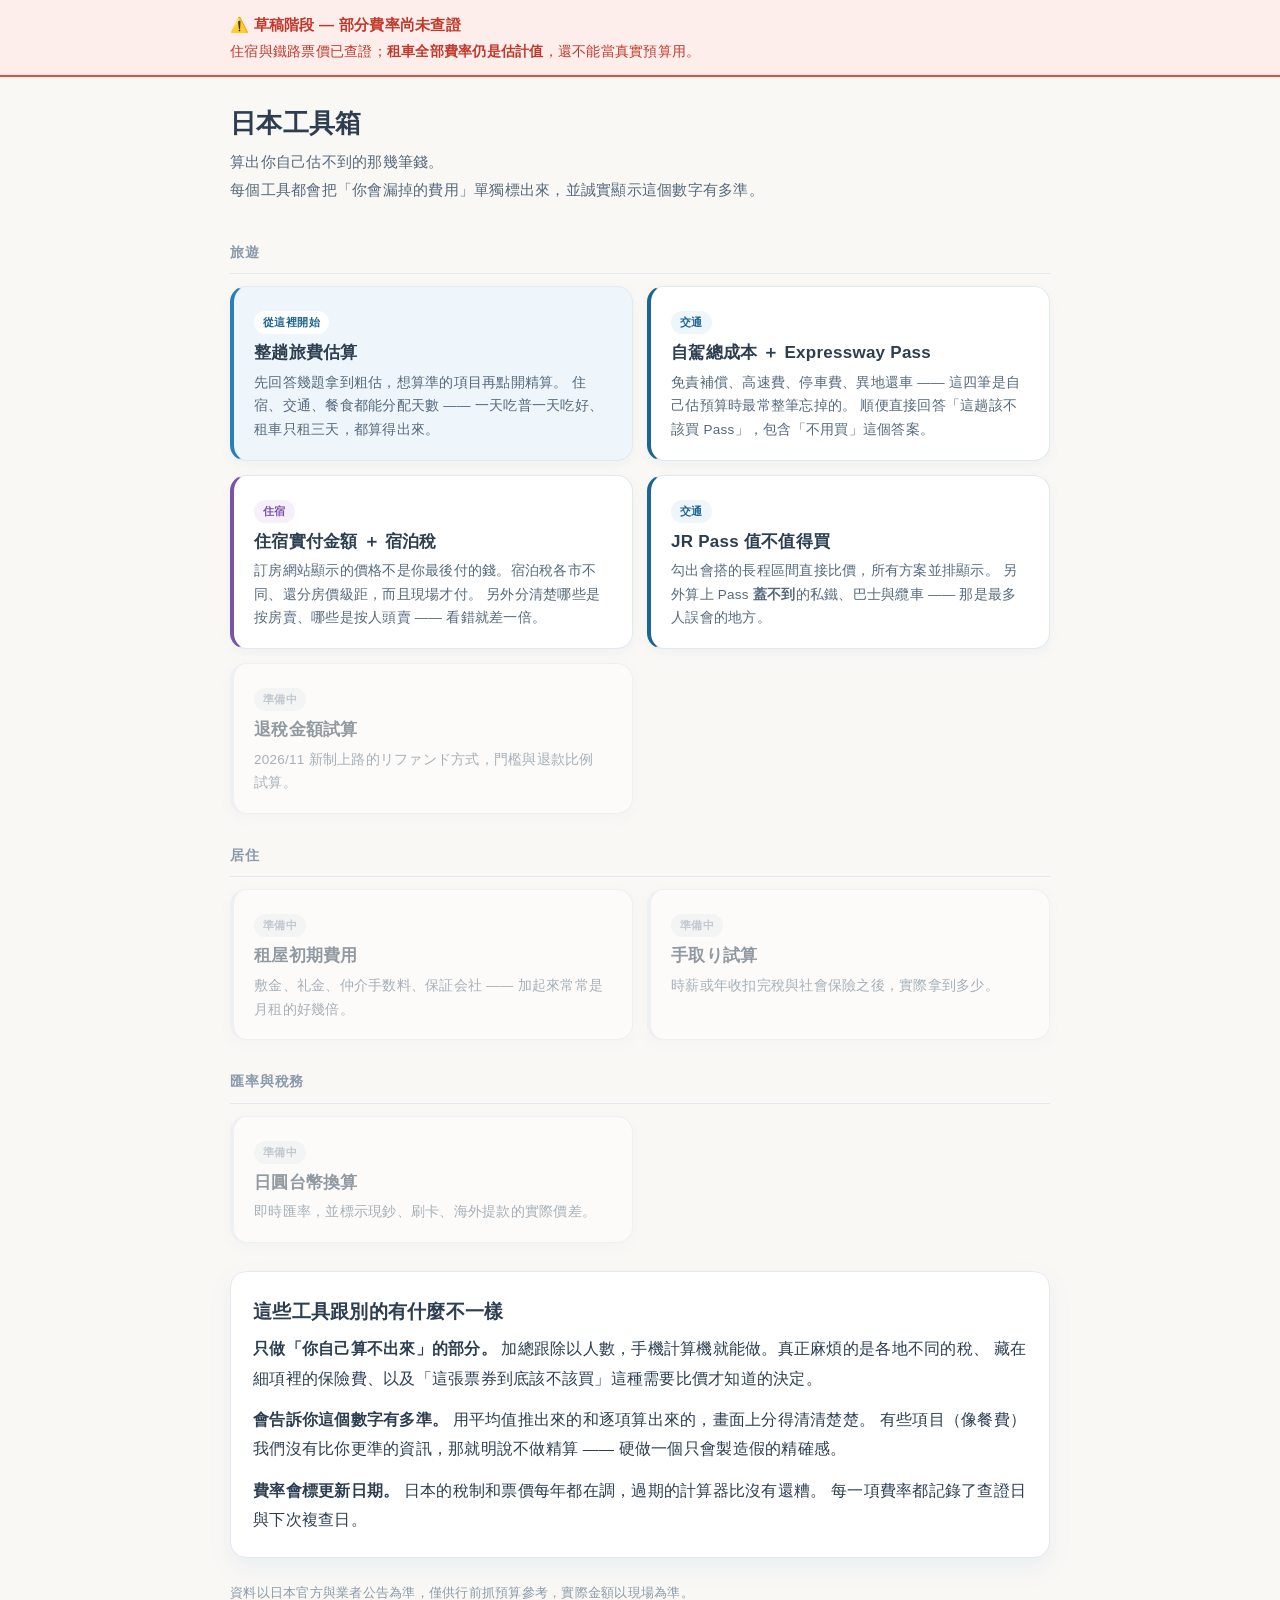
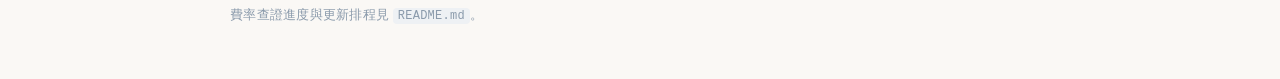
<file: index.html>
<!doctype html>
<html lang="zh-Hant-TW">
<head>
<meta charset="utf-8">
<meta name="viewport" content="width=device-width, initial-scale=1, viewport-fit=cover">
<meta name="robots" content="noindex, nofollow">
<title>日本工具箱｜費用試算與比較</title>

<!--
  工具總覽（首頁）。
  刻意做成純靜態卡片列表 —— 不載任何計算邏輯，首屏最快。

  ⚠️ 目前整站掛 noindex：租車與鐵路的費率還沒查證完。
     上線前的檢查清單見 README.md。
-->

<link rel="stylesheet" href="shared/calc.css?v=20261109">
</head>
<body>

<div class="draft-warn">
  <div class="wrap">
    <strong>⚠️ 草稿階段 — 部分費率尚未查證</strong>
    住宿與鐵路票價已查證；<b>租車全部費率仍是估計值</b>，還不能當真實預算用。
  </div>
</div>

<div class="wrap">

  <header class="hd">
    <h1>日本工具箱</h1>
    <p class="sub">
      算出你自己估不到的那幾筆錢。<br>
      每個工具都會把「你會漏掉的費用」單獨標出來，並誠實顯示這個數字有多準。
    </p>
  </header>

  <h2 class="sec-hd">旅遊</h2>
  <div class="tools">

    <a class="tool is-main" href="travel/trip-cost/">
      <span class="tool-tag">從這裡開始</span>
      <h3>整趟旅費估算</h3>
      <p>
        先回答幾題拿到粗估，想算準的項目再點開精算。
        住宿、交通、餐食都能分配天數 —— 一天吃普一天吃好、租車只租三天，都算得出來。
      </p>
    </a>

    <a class="tool is-move" href="travel/rental-car/">
      <span class="tool-tag">交通</span>
      <h3>自駕總成本 ＋ Expressway Pass</h3>
      <p>
        免責補償、高速費、停車費、異地還車 —— 這四筆是自己估預算時最常整筆忘掉的。
        順便直接回答「這趟該不該買 Pass」，包含「不用買」這個答案。
      </p>
    </a>

    <a class="tool is-stay" href="travel/accommodation/">
      <span class="tool-tag">住宿</span>
      <h3>住宿實付金額 ＋ 宿泊稅</h3>
      <p>
        訂房網站顯示的價格不是你最後付的錢。宿泊稅各市不同、還分房價級距，而且現場才付。
        另外分清楚哪些是按房賣、哪些是按人頭賣 —— 看錯就差一倍。
      </p>
    </a>

    <a class="tool is-move" href="travel/jr-pass/">
      <span class="tool-tag">交通</span>
      <h3>JR Pass 值不值得買</h3>
      <p>
        勾出會搭的長程區間直接比價，所有方案並排顯示。
        另外算上 Pass <b>蓋不到</b>的私鐵、巴士與纜車 —— 那是最多人誤會的地方。
      </p>
    </a>

    <span class="tool soon">
      <span class="tool-tag">準備中</span>
      <h3>退稅金額試算</h3>
      <p>2026/11 新制上路的リファンド方式，門檻與退款比例試算。</p>
    </span>

  </div>

  <h2 class="sec-hd">居住</h2>
  <div class="tools">
    <span class="tool soon">
      <span class="tool-tag">準備中</span>
      <h3>租屋初期費用</h3>
      <p>敷金、礼金、仲介手数料、保証会社 —— 加起來常常是月租的好幾倍。</p>
    </span>
    <span class="tool soon">
      <span class="tool-tag">準備中</span>
      <h3>手取り試算</h3>
      <p>時薪或年收扣完稅與社會保險之後，實際拿到多少。</p>
    </span>
  </div>

  <h2 class="sec-hd">匯率與稅務</h2>
  <div class="tools">
    <span class="tool soon">
      <span class="tool-tag">準備中</span>
      <h3>日圓台幣換算</h3>
      <p>即時匯率，並標示現鈔、刷卡、海外提款的實際價差。</p>
    </span>
  </div>

  <section class="card" style="margin-top:8px">
    <h2>這些工具跟別的有什麼不一樣</h2>
    <p style="font-size:15.5px;margin:0 0 12px">
      <b>只做「你自己算不出來」的部分。</b>
      加總跟除以人數，手機計算機就能做。真正麻煩的是各地不同的稅、
      藏在細項裡的保險費、以及「這張票券到底該不該買」這種需要比價才知道的決定。
    </p>
    <p style="font-size:15.5px;margin:0 0 12px">
      <b>會告訴你這個數字有多準。</b>
      用平均值推出來的和逐項算出來的，畫面上分得清清楚楚。
      有些項目（像餐費）我們沒有比你更準的資訊，那就明說不做精算 ——
      硬做一個只會製造假的精確感。
    </p>
    <p style="font-size:15.5px;margin:0">
      <b>費率會標更新日期。</b>
      日本的稅制和票價每年都在調，過期的計算器比沒有還糟。
      每一項費率都記錄了查證日與下次複查日。
    </p>
  </section>

  <p class="meta">
    資料以日本官方與業者公告為準，僅供行前抓預算參考，實際金額以現場為準。<br>
    費率查證進度與更新排程見 <code>README.md</code>。
  </p>

</div>

</body>
</html>
</file>
<file: shared/calc.css>
/* ============================================================
   日本費用計算器 — 共用樣式
   [切點] 未來的 assets/calc.css
   ============================================================ */
:root{
  color-scheme:light;
  --primary-fuji-blue:#2980b9;
  --accent-torii-red:#e74c3c;
  --bg-soft-cream:#faf8f5;
  --card-bg:#ffffff;
  --text-dark-gray:#2c3e50;
  --blue-ink:#1c6491;
  --green-ink:#1e8449;
  --red-ink:#c0392b;
  --amber-ink:#9a6b00;
  --ink-2:#55697c;
  --ink-3:#8a9aab;
  --line:#e4e9ee;
  --tint-blue:#eef5fb;
  --tint-green:#ecf9f2;
  --tint-amber:#fdf6e3;
  --tint-red:#fdeeec;
  --radius-sm:8px;
  --radius-md:16px;
  --card-shadow:0 10px 25px rgba(41,128,185,.08);
}
*{box-sizing:border-box}
html{-webkit-text-size-adjust:100%;scroll-behavior:smooth}
body{
  margin:0;background:var(--bg-soft-cream);color:var(--text-dark-gray);
  font-family:-apple-system,BlinkMacSystemFont,"Segoe UI",Roboto,"Helvetica Neue","PingFang TC","Noto Sans TC","Microsoft JhengHei",sans-serif;
  font-size:17px;line-height:1.9;letter-spacing:.015em;-webkit-font-smoothing:antialiased;
}
h1,h2,h3,p,li{text-wrap:pretty}
.wrap{max-width:860px;margin:0 auto;padding:0 20px}
a{color:var(--blue-ink);text-underline-offset:3px}

/* ---------- 草稿警告 ---------- */
.draft-warn{background:var(--tint-red);border-bottom:2px solid var(--accent-torii-red);
  color:var(--red-ink);font-size:14px;line-height:1.7;padding:12px 0}
.draft-warn strong{display:block;font-size:15px;margin-bottom:2px}

/* ---------- 頁首 ---------- */
.hd{padding:28px 0 8px}
.hd h1{font-size:26px;line-height:1.4;margin:0 0 6px}
.hd .sub{color:var(--ink-2);font-size:15px;margin:0}

/* ---------- 卡片 ---------- */
.card{background:var(--card-bg);border:1px solid var(--line);border-radius:var(--radius-md);
  padding:22px;box-shadow:var(--card-shadow);margin:0 0 20px}
.card > h2{font-size:19px;margin:0 0 4px}
.card > .card-note{font-size:13px;color:var(--ink-3);margin:0 0 18px}

/* ---------- 表單 ---------- */
.grid{display:grid;gap:14px}
@media (min-width:640px){ .grid.g2{grid-template-columns:1fr 1fr} }
.fld{display:block;font-size:12px;font-weight:700;color:var(--ink-3);margin-bottom:6px;letter-spacing:.05em}
select,input[type=number]{width:100%;font:inherit;font-size:16px;padding:10px 12px;
  border:1px solid var(--line);border-radius:var(--radius-sm);background:#fff;color:var(--text-dark-gray)}
select:focus-visible,input:focus-visible{outline:2px solid var(--primary-fuji-blue);outline-offset:1px}
.hint{font-size:12.5px;color:var(--ink-3);line-height:1.7;margin:8px 0 0}

/* 分段選擇器 */
.segs{display:flex;gap:8px;flex-wrap:wrap}
.segs input{position:absolute;opacity:0;pointer-events:none}
.segs label{flex:1 1 0;min-width:78px;text-align:center;cursor:pointer;font-size:15px;padding:9px 8px;
  border:1px solid var(--line);border-radius:var(--radius-sm);background:#fff;color:var(--ink-2)}
.segs input:checked + label{border-color:var(--primary-fuji-blue);background:var(--tint-blue);
  color:var(--blue-ink);font-weight:700}
.segs input:focus-visible + label{outline:2px solid var(--primary-fuji-blue);outline-offset:2px}
.segs input:disabled + label{opacity:.4;cursor:not-allowed}

/* ---------- 亂估 vs 實算 ---------- */
.hero{background:var(--tint-blue);border:1px solid #cfe3f2;border-radius:var(--radius-md);padding:20px;margin:0 0 18px}
.hero .row{display:flex;justify-content:space-between;align-items:baseline;gap:12px;padding:7px 0}
.hero .row + .row{border-top:1px dashed #cfe3f2}
.hero .k{font-size:14.5px;color:var(--ink-2)}
.hero .v{font-size:19px;font-weight:700;font-variant-numeric:tabular-nums;white-space:nowrap}
.hero .row.gap{border-top:2px solid var(--primary-fuji-blue);margin-top:5px;padding-top:12px}
.hero .row.gap .k{font-weight:700;color:var(--red-ink);font-size:15px}
.hero .row.gap .v{color:var(--red-ink);font-size:24px}
.hero .why{font-size:12.5px;color:var(--ink-2);margin:12px 0 0;line-height:1.7}

/* ---------- 總計 ---------- */
.totals{display:grid;gap:12px;grid-template-columns:1fr 1fr;margin:0 0 18px}
.tot{background:#fff;border:1px solid var(--line);border-radius:var(--radius-sm);padding:14px 16px}
.tot .k{font-size:12px;font-weight:700;color:var(--ink-3);letter-spacing:.05em;display:block;margin-bottom:2px}
.tot .v{font-size:23px;font-weight:700;font-variant-numeric:tabular-nums;color:var(--blue-ink)}
.tot .v small{font-size:14px;font-weight:400;color:var(--ink-3)}

/* ---------- 逐項拆解 ---------- */
.bd{list-style:none;margin:0;padding:0;border-top:1px solid var(--line)}
.bd li{display:flex;align-items:flex-start;gap:10px;padding:11px 0;border-bottom:1px solid var(--line)}
.bd .nm{flex:1;font-size:15px;line-height:1.55}
.bd .nm em{display:block;font-style:normal;font-size:12px;color:var(--ink-3);line-height:1.6;margin-top:1px}
.bd .amt{font-size:16px;font-weight:700;font-variant-numeric:tabular-nums;white-space:nowrap}
.bd li.miss{background:var(--tint-amber);margin:0 -10px;padding-left:10px;padding-right:10px;border-radius:4px}
.bd li.miss .amt{color:var(--amber-ink)}
.bd li.zero{opacity:.45}
.tag{display:inline-block;font-size:11px;font-weight:700;letter-spacing:.03em;color:var(--amber-ink);
  background:#fbeec6;border-radius:99px;padding:1px 8px;margin-left:6px;vertical-align:1px}

/* ---------- Pass 結論 ---------- */
.verdict{border-radius:var(--radius-md);padding:18px 20px;margin:0 0 14px;border:1px solid}
.verdict.buy{background:var(--tint-green);border-color:#bfe6d0}
.verdict.skip{background:var(--tint-red);border-color:#f3cdc7}
.verdict.tie,.verdict.none{background:var(--tint-amber);border-color:#f0e0b8}
.verdict .big{font-size:21px;font-weight:700;line-height:1.5;margin:0 0 4px}
.verdict.buy .big{color:var(--green-ink)}
.verdict.skip .big{color:var(--red-ink)}
.verdict.tie .big,.verdict.none .big{color:var(--amber-ink)}
.verdict .sm{font-size:13.5px;color:var(--ink-2);margin:0}
.cmp{display:grid;grid-template-columns:1fr 1fr;gap:12px}
.cmp div{background:#fff;border:1px solid var(--line);border-radius:var(--radius-sm);padding:12px 14px}
.cmp .k{display:block;font-size:12px;font-weight:700;color:var(--ink-3);letter-spacing:.05em;margin-bottom:2px}
.cmp .v{font-size:19px;font-weight:700;font-variant-numeric:tabular-nums}

/* ---------- 頁尾 ---------- */
.meta{font-size:12.5px;color:var(--ink-3);line-height:1.8;padding:4px 0 40px}
.meta code{background:#eef1f4;padding:1px 5px;border-radius:4px;font-size:12px}

/* ============================================================
   以下為 wizard 專用
   ============================================================ */

/* ---------- 步驟 ---------- */
.step{margin:0 0 20px}
.step-hd{display:flex;align-items:center;gap:10px;margin:0 0 12px}
.step-no{flex:none;width:26px;height:26px;border-radius:50%;background:var(--primary-fuji-blue);
  color:#fff;font-size:14px;font-weight:700;display:grid;place-items:center;line-height:1}
.step-hd h2{font-size:18px;margin:0}

/* ---------- 情境大按鈕 ---------- */
.modes{display:grid;gap:12px;grid-template-columns:1fr}
@media (min-width:640px){ .modes{grid-template-columns:repeat(3,1fr)} }
.mode{position:relative;text-align:left;background:#fff;border:1px solid var(--line);
  border-radius:var(--radius-md);padding:16px 18px;cursor:pointer;font:inherit;color:inherit}
.mode:hover:not(:disabled){border-color:var(--primary-fuji-blue)}
.mode.on{border-color:var(--primary-fuji-blue);background:var(--tint-blue);box-shadow:var(--card-shadow)}
.mode:disabled{opacity:.45;cursor:not-allowed}
.mode b{display:block;font-size:17px;margin-bottom:2px}
.mode span{display:block;font-size:12.5px;color:var(--ink-3);line-height:1.6}
.mode .soon{position:absolute;top:12px;right:12px;font-size:11px;font-weight:700;color:var(--ink-3);
  background:#eef1f4;border-radius:99px;padding:1px 8px}

/* ---------- 分類卡 ---------- */
.cat{background:#fff;border:1px solid var(--line);border-radius:var(--radius-md);
  padding:16px 18px;margin:0 0 12px}
.cat.on{border-color:var(--primary-fuji-blue)}
.cat-hd{display:flex;align-items:center;gap:12px;flex-wrap:wrap}
.cat-hd h3{flex:1;font-size:16px;margin:0;min-width:120px}
.cat-amt{font-size:17px;font-weight:700;font-variant-numeric:tabular-nums;white-space:nowrap}
.cat-body{margin-top:14px}
.detail-body{margin-top:16px;padding-top:16px;border-top:1px dashed var(--line)}

/* 精算開關 */
.tog{display:inline-flex;align-items:center;gap:7px;cursor:pointer;font-size:13px;
  font-weight:700;color:var(--ink-2);user-select:none;white-space:nowrap}
.tog input{position:absolute;opacity:0;pointer-events:none}
.tog .box{width:38px;height:22px;border-radius:99px;background:#dde3e9;position:relative;transition:background .15s}
.tog .box::after{content:"";position:absolute;top:3px;left:3px;width:16px;height:16px;border-radius:50%;
  background:#fff;transition:transform .15s;box-shadow:0 1px 3px rgba(0,0,0,.2)}
.tog input:checked + .box{background:var(--primary-fuji-blue)}
.tog input:checked + .box::after{transform:translateX(16px)}
.tog input:focus-visible + .box{outline:2px solid var(--primary-fuji-blue);outline-offset:2px}
.tog input:disabled + .box{opacity:.4}
.tog.off{color:var(--ink-3)}

/* ---------- 信心區間 ---------- */
.conf{background:#fff;border:1px solid var(--line);border-radius:var(--radius-sm);padding:14px 16px;margin:0 0 16px}
.conf .rng{font-size:15px;font-weight:700;font-variant-numeric:tabular-nums;color:var(--blue-ink);margin:0 0 8px}
.conf .bar{height:8px;border-radius:99px;background:#eef1f4;overflow:hidden;margin:0 0 8px}
.conf .bar i{display:block;height:100%;background:var(--primary-fuji-blue);transition:width .2s}
.conf p{font-size:12.5px;color:var(--ink-3);margin:0;line-height:1.7}

/* ---------- 總結 ---------- */
.sum{background:var(--tint-blue);border:1px solid #cfe3f2;border-radius:var(--radius-md);padding:20px;margin:0 0 18px}
.sum .lbl{font-size:12px;font-weight:700;color:var(--ink-2);letter-spacing:.05em;display:block}
.sum .big{font-size:32px;font-weight:700;font-variant-numeric:tabular-nums;color:var(--blue-ink);line-height:1.3}
.sum .sub{font-size:14px;color:var(--ink-2);margin:2px 0 0}

/* ============================================================
   台幣小字：接在日圓金額後面
   ============================================================ */
.twd{display:block;font-size:11.5px;font-weight:400;color:var(--ink-3);
  letter-spacing:0;line-height:1.4;margin-top:1px}
.hero .v .twd,.tot .v .twd,.cmp .v .twd,.sum .big .twd{font-size:12px}
.sum .big .twd{font-size:14px;color:var(--ink-2);margin-top:2px}
.cat-amt .twd{font-size:11.5px}

/* 分類金額下的補充（例如住宿的「一晚多少」） */
.cat-sub{display:block;font-size:11.5px;font-weight:400;color:var(--ink-3);
  letter-spacing:0;line-height:1.4;margin-top:1px}

/* 匯率列 */
.fx-row{display:flex;align-items:baseline;gap:8px;flex-wrap:wrap}
.fx-live{font-size:11.5px;font-weight:700;color:var(--green-ink);
  background:var(--tint-green);border-radius:99px;padding:1px 8px;white-space:nowrap}
.fx-live.stale{color:var(--ink-3);background:#eef1f4}

/* ============================================================
   鐵路模組：區間勾選清單
   ============================================================ */
.legs{list-style:none;margin:0;padding:0;border-top:1px solid var(--line)}
.leg{display:flex;align-items:center;gap:12px;padding:9px 0;border-bottom:1px solid var(--line)}
.leg-pick{flex:1;display:flex;align-items:flex-start;gap:10px;cursor:pointer;min-width:0}
.leg-pick input{margin:5px 0 0;flex:none;width:17px;height:17px;accent-color:var(--primary-fuji-blue)}
.leg-nm{font-size:15px;line-height:1.5}
.leg-nm em{display:block;font-style:normal;font-size:12px;color:var(--ink-3);margin-top:1px}
.km-trips{flex:none;width:auto;min-width:88px;font-size:14px;padding:6px 8px}
.km-trips:disabled{opacity:.4}

/* ============================================================
   分類色：住宿紫／交通藍／飲食橘
   ============================================================ */
:root{
  --c-stay:#7a52a8; --c-stay-bg:#f5f0fb; --c-stay-bd:#ddd0ef;
  --c-move:#1c6491; --c-move-bg:#eef5fb; --c-move-bd:#cfe3f2;
  --c-food:#b3600f; --c-food-bg:#fdf2e7; --c-food-bd:#f0dcc4;
}

/* 跳轉摘要：貼在基本設定下方，改天數／地區時同一頁就看得到數字動 */
.jump{display:grid;grid-template-columns:repeat(3,1fr);gap:10px;margin:-4px 0 22px}
.jchip{
  font:inherit;text-align:left;cursor:pointer;padding:11px 13px;
  border:1px solid;border-radius:var(--radius-sm);min-width:0;
  transition:transform .08s,box-shadow .12s;
}
.jchip:hover{transform:translateY(-1px);box-shadow:var(--card-shadow)}
.jchip:active{transform:none}
.jchip:focus-visible{outline:2px solid currentColor;outline-offset:2px}
.jchip .jk{display:block;font-size:12px;font-weight:700;letter-spacing:.05em;margin-bottom:1px}
.jchip .jv{display:block;font-size:19px;font-weight:700;font-variant-numeric:tabular-nums;
  line-height:1.25;color:var(--text-dark-gray);white-space:nowrap;overflow:hidden;text-overflow:ellipsis}
.jchip .jv small{font-size:.6em;font-weight:400;color:var(--ink-3);margin-left:3px;letter-spacing:0}
.jchip .jv .twd{font-size:11px}
.jchip.is-stay{background:var(--c-stay-bg);border-color:var(--c-stay-bd)}
.jchip.is-stay .jk{color:var(--c-stay)}
.jchip.is-move{background:var(--c-move-bg);border-color:var(--c-move-bd)}
.jchip.is-move .jk{color:var(--c-move)}
.jchip.is-food{background:var(--c-food-bg);border-color:var(--c-food-bd)}
.jchip.is-food .jk{color:var(--c-food)}
@media (max-width:420px){
  .jchip{padding:9px 10px}
  .jchip .jv{font-size:16px}
}

/* 分類卡跟著上色，點過去才對得起來 */
.cat{scroll-margin-top:14px;border-left-width:4px}
.cat.is-stay{border-left-color:var(--c-stay)}
.cat.is-move{border-left-color:var(--c-move)}
.cat.is-food{border-left-color:var(--c-food)}
.cat.is-stay > .cat-hd h3{color:var(--c-stay)}
.cat.is-move > .cat-hd h3{color:var(--c-move)}
.cat.is-food > .cat-hd h3{color:var(--c-food)}
.cat.is-stay .tog input:checked + .box{background:var(--c-stay)}
.cat.is-move .tog input:checked + .box{background:var(--c-move)}

/* ============================================================
   金額層級：主金額大，附註小且灰 —— 這是計算器，金額是主體
   ============================================================ */
.cat-amt{font-size:20px}
.bd .amt{font-size:17px}
.sum .big{font-size:34px}
.cat-amt small,.tot .v small,.sum .big small,.bd .amt small,.hero .v small,.cmp .v small{
  font-size:.6em;font-weight:400;color:var(--ink-3);margin-left:4px;letter-spacing:0;
}

/* ============================================================
   數字變化：跳動中的視覺提示
   刻意做得很淡 —— 數字本身在滾就已經很明顯了，
   再加重的話每改一個欄位畫面都在閃。
   ============================================================ */
.amt-bump{color:var(--primary-fuji-blue)}
.jchip.is-stay .jv.amt-bump{color:var(--c-stay)}
.jchip.is-move .jv.amt-bump{color:var(--c-move)}
.jchip.is-food .jv.amt-bump{color:var(--c-food)}
.cat.is-stay .cat-amt.amt-bump{color:var(--c-stay)}
.cat.is-move .cat-amt.amt-bump{color:var(--c-move)}
.cat.is-food .cat-amt.amt-bump{color:var(--c-food)}
.amt-bump .twd,.amt-bump small{color:var(--ink-3)}
@media (prefers-reduced-motion: reduce){ .amt-bump{color:inherit} }

/* ============================================================
   占比圖：長條同時表達「多少」和「多可靠」
   ------------------------------------------------------------
   實心段 = 估算值占總額的比例
   斜紋段 = 誤差範圍，越長代表這一格越不準
   單純比比例的圖到處都有，但看不出哪一格是猜的。
   ============================================================ */
.share{background:var(--card-bg);border:1px solid var(--line);border-radius:var(--radius-md);
  padding:20px;box-shadow:var(--card-shadow);margin:0 0 20px}
.share-hd{display:flex;align-items:baseline;justify-content:space-between;gap:12px;
  padding-bottom:14px;margin-bottom:6px;border-bottom:1px solid var(--line)}
.share-hd .k{font-size:13px;font-weight:700;color:var(--ink-3);letter-spacing:.05em}
.share-hd .v{font-size:22px;font-weight:700;font-variant-numeric:tabular-nums;color:var(--blue-ink)}
.share-hd .v .twd{font-size:12px}

.share-list{list-style:none;margin:0;padding:0}
.share-row{padding:9px 0}
.share-row + .share-row{border-top:1px solid #f5f7f9}

/* 名稱固定寬度，讓三條讀條左邊對齊、上下相鄰 —— 分開太遠就看不出是同一組 */
.share-line{display:flex;align-items:center;gap:10px}
.share-nm{flex:0 0 46px;font-size:14px;font-weight:700;line-height:1.3}
.share-bar{position:relative;flex:1 1 auto;height:11px;border-radius:99px;
  background:#f0f3f6;overflow:hidden;min-width:60px}
.share-fill{position:absolute;left:0;top:0;height:100%;border-radius:99px 0 0 99px;
  transition:width .35s ease-out}
.share-err{position:absolute;top:0;height:100%;transition:left .35s ease-out,width .35s ease-out;
  background-image:repeating-linear-gradient(115deg,
    currentColor 0 3px, transparent 3px 7px);
  opacity:.34}
.share-amt{flex:0 0 auto;font-size:14px;font-weight:700;font-variant-numeric:tabular-nums;
  white-space:nowrap;text-align:right;line-height:1.3}
.share-amt .twd{display:block;font-size:11px;margin-top:0}
.share-pct{flex:0 0 34px;font-size:13px;font-weight:700;font-variant-numeric:tabular-nums;
  color:var(--ink-3);text-align:right}

.share-row.is-stay .share-fill{background:var(--c-stay)}
.share-row.is-stay .share-err,.share-row.is-stay .share-nm{color:var(--c-stay)}
.share-row.is-move .share-fill{background:var(--c-move)}
.share-row.is-move .share-err,.share-row.is-move .share-nm{color:var(--c-move)}
.share-row.is-food .share-fill{background:var(--c-food)}
.share-row.is-food .share-err,.share-row.is-food .share-nm{color:var(--c-food)}

/* 說明縮到讀條下方、對齊讀條起點，不要把三條撐開 */
.share-meta{display:flex;gap:8px;align-items:baseline;margin:4px 0 0 56px;flex-wrap:wrap}
.share-note-row{flex:1;font-size:11.5px;color:var(--ink-3);line-height:1.55;min-width:0}
.share-flag{font-size:11px;font-weight:700;border-radius:99px;padding:1px 8px;white-space:nowrap}
.share-flag.done{color:var(--green-ink);background:#d9f0e3}
.share-flag.can{color:var(--blue-ink);background:var(--tint-blue);cursor:pointer;border:0;font-family:inherit}
.share-flag.can:hover{background:#dceaf7}
.share-flag.never{color:var(--ink-3);background:#eef1f4}
.share-foot{font-size:12.5px;color:var(--ink-3);line-height:1.75;margin:14px 0 0;
  padding-top:12px;border-top:1px solid var(--line)}

/* ============================================================
   混搭分配：一趟旅行不會每天都一樣
   ------------------------------------------------------------
   ⚠️ 選擇器權重陷阱：全站的 `select,input[type=number]` 是 (0,1,1)，
      比單一 class 的 (0,1,0) 高。所以這裡必須寫成
      `input[type=number].mix-n`，不然 width:100% 會贏，
      輸入框撐滿、標籤被擠成一個字一行。

   版面改成「標籤在上、輸入在下」：住宿類型名稱有長有短
   （「青年旅館／膠囊」vs「中價位飯店」），並排一定會擠爆。
   ============================================================ */
.mix{display:grid;gap:9px;grid-template-columns:1fr 1fr;margin:0 0 10px}
@media (min-width:560px){ .mix{grid-template-columns:repeat(3,1fr)} }
@media (min-width:820px){ .mix{grid-template-columns:repeat(5,1fr)} }
.mix-row{background:#fff;border:1px solid var(--line);border-radius:var(--radius-sm);
  padding:9px 10px 8px;min-width:0}
.mix-row.on{border-color:currentColor;background:#fff}
.mix-nm{display:block;font-size:12.5px;line-height:1.4;color:var(--ink-2);
  margin-bottom:6px;min-height:2.8em}
.mix-row.on .mix-nm{font-weight:700}
.mix-in{display:flex;align-items:center;gap:6px}
input[type=number].mix-n{
  flex:1 1 auto;width:auto;min-width:0;font-size:15px;padding:5px 4px;text-align:center;
  border:1px solid var(--line);border-radius:6px;background:#fff;
  font-variant-numeric:tabular-nums;color:var(--text-dark-gray);
}
input[type=number].mix-n:focus-visible{outline:2px solid currentColor;outline-offset:1px}
.mix-u{flex:none;font-size:12px;color:var(--ink-3)}
.mix-sum{font-size:12.5px;color:var(--ink-3);margin:0 0 4px;line-height:1.7}
.mix-sum b{color:var(--green-ink)}
.mix-sum.bad b{color:var(--red-ink)}

/* 每個分類的自由輸入項 */
.extra{display:flex;gap:8px;margin-top:12px;padding-top:12px;border-top:1px dashed var(--line);
  align-items:center;flex-wrap:wrap}
.extra input[type=text]{flex:1 1 160px;min-width:0;font:inherit;font-size:14px;padding:7px 10px;
  border:1px solid var(--line);border-radius:var(--radius-sm);background:#fff;color:var(--text-dark-gray)}
.extra input[type=number]{flex:0 0 116px;font-size:14px;padding:7px 10px}
.extra input:focus-visible{outline:2px solid var(--primary-fuji-blue);outline-offset:1px}
.extra .extra-lbl{flex:0 0 100%;font-size:12px;font-weight:700;color:var(--ink-3);letter-spacing:.05em}

/* ============================================================
   工具總覽（首頁）
   ============================================================ */
.tools{display:grid;gap:14px;grid-template-columns:1fr;margin:0 0 28px}
@media (min-width:700px){ .tools{grid-template-columns:1fr 1fr} }
.tool{display:block;text-decoration:none;color:inherit;background:var(--card-bg);
  border:1px solid var(--line);border-left-width:4px;border-radius:var(--radius-md);
  padding:18px 20px;box-shadow:var(--card-shadow-sm,0 4px 12px rgba(41,128,185,.06));
  transition:transform .1s,box-shadow .15s,border-color .15s}
.tool:hover{transform:translateY(-2px);box-shadow:var(--card-shadow)}
.tool h3{font-size:17px;margin:0 0 5px;line-height:1.45}
.tool p{font-size:13.5px;color:var(--ink-2);margin:0;line-height:1.75}
.tool .tool-tag{display:inline-block;font-size:11px;font-weight:700;letter-spacing:.04em;
  border-radius:99px;padding:1px 9px;margin-bottom:7px}
.tool.is-stay{border-left-color:var(--c-stay)} .tool.is-stay .tool-tag{color:var(--c-stay);background:var(--c-stay-bg)}
.tool.is-move{border-left-color:var(--c-move)} .tool.is-move .tool-tag{color:var(--c-move);background:var(--c-move-bg)}
.tool.is-food{border-left-color:var(--c-food)} .tool.is-food .tool-tag{color:var(--c-food);background:var(--c-food-bg)}
.tool.is-main{border-left-color:var(--primary-fuji-blue);background:var(--tint-blue)}
.tool.is-main .tool-tag{color:var(--blue-ink);background:#fff}
.tool.soon{opacity:.5;pointer-events:none}
.tool.soon .tool-tag{color:var(--ink-3);background:#eef1f4}
.sec-hd{font-size:14px;font-weight:700;color:var(--ink-3);letter-spacing:.06em;
  margin:26px 0 12px;padding-bottom:8px;border-bottom:1px solid var(--line)}

/* ============================================================
   精算模式：一段一張摺疊卡，並排
   ------------------------------------------------------------
   分段是為了算對（不同城市稅不同、開車與搭車完全兩套費用），
   不是為了佔版面。所以收合並排，正在編輯的那段才跨滿整行。
   住宿與交通共用這一套。
   ============================================================ */
.seg-grid{display:grid;gap:10px;align-items:start;
  grid-template-columns:repeat(auto-fit,minmax(180px,1fr))}
.cost-seg{border:1px solid var(--line);border-radius:var(--radius-sm);background:#fff;min-width:0}
.cost-seg.open{grid-column:1 / -1}
.cat.is-stay .cost-seg.open{border-color:var(--c-stay)}
.cat.is-move .cost-seg.open{border-color:var(--c-move)}
.seg-hd{display:flex;align-items:center;gap:10px;padding:9px 12px;flex-wrap:wrap}
.seg-toggle{flex:1 1 auto;min-width:0;display:flex;align-items:baseline;gap:8px;
  background:none;border:0;padding:0;font:inherit;cursor:pointer;text-align:left}
.cat.is-stay .seg-toggle{color:var(--c-stay)}
.cat.is-move .seg-toggle{color:var(--c-move)}
.seg-toggle:focus-visible{outline:2px solid currentColor;outline-offset:3px;border-radius:4px}
.seg-caret{flex:none;font-size:11px;transition:transform .15s;display:inline-block}
.cost-seg.open .seg-caret{transform:rotate(90deg)}
.seg-name{font-size:14.5px;font-weight:700;white-space:nowrap}
.seg-nights{font-size:12px;color:var(--ink-3);font-weight:400;white-space:nowrap}
.seg-city{flex:0 0 auto}
.seg-city select{width:auto;min-width:120px;font-size:13.5px;padding:5px 8px}
.seg-sub{flex:0 0 auto;font-size:14.5px;font-weight:700;font-variant-numeric:tabular-nums;
  margin-left:auto;text-align:right;white-space:nowrap;color:var(--text-dark-gray)}
.seg-sub .twd{display:block;font-size:11px}
.seg-body{padding:2px 12px 14px;border-top:1px dashed var(--line);margin-top:2px}

/* 收合狀態在窄欄裡：城市與小計各自換行 */
.cost-seg:not(.open) .seg-hd{flex-wrap:wrap;gap:6px 10px}
.cost-seg:not(.open) .seg-city{flex:1 1 100%;order:3}
.cost-seg:not(.open) .seg-city select{width:100%;min-width:0}
.cost-seg:not(.open) .seg-sub{margin-left:auto;flex:0 0 auto}
/* 展開時表單維持雙欄 */
.cost-seg.open .seg-body .grid.g2{grid-template-columns:1fr}
@media (min-width:640px){ .cost-seg.open .seg-body .grid.g2{grid-template-columns:1fr 1fr} }
@media (max-width:520px){
  .seg-hd{gap:6px 10px}
  .seg-sub{margin-left:auto;flex:0 0 auto;text-align:right}
  .seg-city{flex:1 1 100%;order:3}
  .seg-city select{width:100%;min-width:0}
}

/* 類型名稱可點：點了＝整趟都住這類。不另外加勾選框，塞不下也不好按。 */
.mix-nm{cursor:pointer;border-radius:5px;margin:-2px -3px 4px;padding:2px 3px;
  transition:background .12s,color .12s}
.mix-nm:hover{background:var(--tint-blue);color:var(--blue-ink)}
.mix-row.is-stay .mix-nm:hover{background:var(--c-stay-bg);color:var(--c-stay)}
.mix-row.is-food .mix-nm:hover{background:var(--c-food-bg);color:var(--c-food)}
.mix-row.is-move .mix-nm:hover{background:var(--c-move-bg);color:var(--c-move)}
.mix-hint{font-size:12.5px;color:var(--ink-3);line-height:1.7;margin:0 0 10px}
.mix-hint b{color:var(--ink-2)}

/* 區間清單分組 */
.leg-group + .leg-group{margin-top:16px}
.leg-group-hd{display:block;font-size:12px;font-weight:700;color:var(--ink-3);
  letter-spacing:.05em;margin-bottom:2px}
</file>
